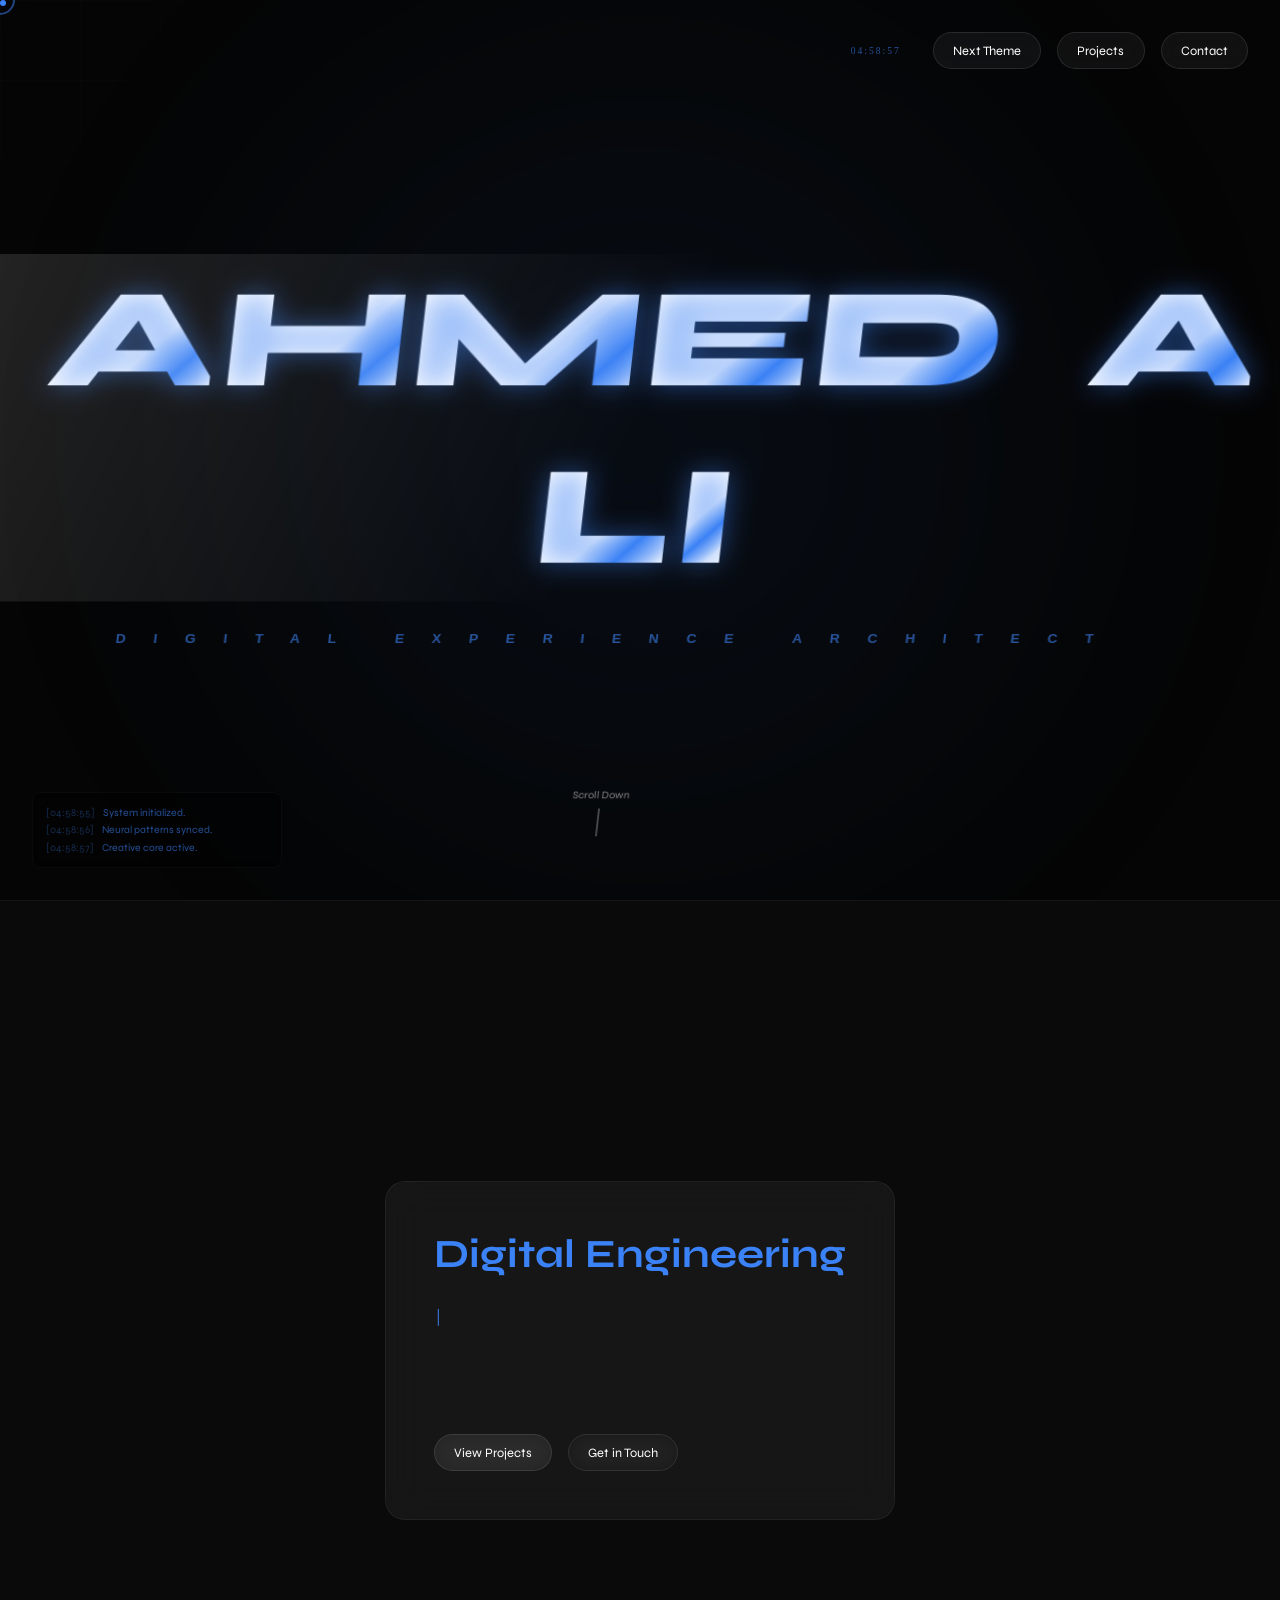
<file: index.html>
<!DOCTYPE html>
<html lang="en">

<head>
    <meta charset="UTF-8">
    <meta name="viewport" content="width=device-width, initial-scale=1.0">
    <title>Ahmed Ali | Cinematic Portfolio & Digital Experience Architect</title>
    <meta name="description"
        content="Explore the cinematic portfolio of Ahmed Ali, a multi-disciplinary developer and designer specializing in immersive digital experiences and interactive web design.">
    <link rel="preconnect" href="https://fonts.googleapis.com">
    <link rel="preconnect" href="https://fonts.gstatic.com" crossorigin>
    <link
        href="https://fonts.googleapis.com/css2?family=Ubuntu:wght@300;400;700&family=Syncopate:wght@400;700&family=Syne:wght@400;700;800&display=swap"
        rel="stylesheet">
    <link rel="stylesheet" href="assets/css/global.css">
    <link rel="stylesheet" href="assets/css/index.css">
</head>
</head>

<body>
    <!-- CUSTOM CURSOR -->
    <div class="cursor-dot" id="cursorDot"></div>
    <div class="cursor-follower" id="cursorFollower"></div>

    <!-- PRELOADER -->
    <div id="preloader">
        <div class="load-text" id="loadStatus">Initializing System...</div>
        <div class="load-bar">
            <div class="load-progress" id="loadProgress"></div>
        </div>
    </div>

    <div id="scrollProgress"></div>
    <div id="grid"></div>
    <div id="schematic"></div>
    <div class="aura"></div>
    <div class="grain"></div>
    <canvas id="particleCanvas"></canvas>
    <div id="tooltip"></div>
    <div id="terminal"></div>

    <div class="controls">
        <div id="systemClock"
            style="font-family:'Syncopate'; font-size:0.6rem; letter-spacing:2px; color:var(--accent); display:flex; align-items:center; margin-right:1rem; opacity:0.6;">
            00:00:00</div>

        <button class="btn magnetic" onclick="cycleTheme()">Next Theme</button>
        <a href="projects.html" class="btn magnetic" style="text-decoration: none;">Projects</a>
        <a href="contact.html" class="btn magnetic" style="text-decoration: none;">Contact</a>
    </div>

    <main class="viewport">
        <div id="bubbleContainer"></div>
        <div class="scene" id="tiltScene">
            <div class="name-wrap" id="nameWrap">
                <div class="flare"></div>
            </div>
            <div class="subtitle" id="subtitle">Digital Experience Architect</div>
            <div class="socials" id="socials">
                <a href="https://github.com/Rana-Ahmed-Ali" target="_blank" class="social-link"><svg
                        viewBox="0 0 24 24">
                        <path
                            d="M12 0c-6.626 0-12 5.373-12 12 0 5.302 3.438 9.8 8.207 11.387.599.111.793-.261.793-.577v-2.234c-3.338.726-4.033-1.416-4.033-1.416-.546-1.387-1.333-1.756-1.333-1.756-1.089-.745.083-.729.083-.729 1.205.084 1.839 1.237 1.839 1.237 1.07 1.834 2.807 1.304 3.492.997.107-.775.418-1.305.762-1.604-2.665-.305-5.467-1.334-5.467-5.931 0-1.311.469-2.381 1.236-3.221-.124-.303-.535-1.524.117-3.176 0 0 1.008-.322 3.301 1.23.957-.266 1.983-.399 3.003-.404 1.02.005 2.047.138 3.003-.404 1.02.005 2.047.138 3.006.404 2.291-1.552 3.297-1.23 3.297-1.23.653 1.653.242 2.874.118 3.176.77.84 1.235 1.911 1.235 3.221 0 4.609-2.807 5.624-5.479 5.921.43.372.823 1.102.823 2.222v3.293c0 .319.192.694.801.576 4.765-1.589 8.199-6.086 8.199-11.386 0-6.627-5.373-12-12-12z" />
                    </svg></a>
            </div>
            <div class="scroll-indicator">
                <span>Scroll Down</span>
                <div style="width: 1px; height: 30px; background: white;"></div>
            </div>
        </div>
    </main>

    <section class="viewport about-section">
        <div class="content-card">
            <h2 id="aboutTitle" style="font-size: 2.5rem; margin-bottom: 1.5rem; color: var(--accent);"></h2>
            <p id="aboutText" class="typing-cursor"
                style="line-height: 1.8; opacity: 0.8; font-size: 1.1rem; min-height: 100px;"></p>
            <div style="margin-top: 2rem; display: flex; gap: 1rem;">
                <a href="projects.html" class="btn magnetic" style="text-decoration: none;">View Projects</a>
                <a href="contact.html" class="btn magnetic" style="background: transparent; text-decoration: none;">Get
                    in Touch</a>
            </div>
        </div>
    </section>

    <script>
        // --- 1. CONFIG & STATE ---
        const KEYWORDS = [
            { t: 'AI & AGENTIC', d: 'Intelligent systems and autonomous trading bots.' },
            { t: 'FINTECH', d: 'Secure payment gateways and financial dashboards.' },
            { t: 'CRYPTO', d: 'Real-time money flow analysis and blockchain data.' },
            { t: 'FULL-STACK', d: 'Comprehensive web systems and management solutions.' },
            { t: 'DASHBOARDS', d: 'High-performance interactive data visualizations.' },
            { t: 'MANAGEMENT', d: 'Enterprise-grade student and project tracking systems.' },
            { t: 'UI/UX', d: 'Premium, cinematic, and physics-based interfaces.' },
            { t: 'DATABASE', d: 'Optimized architectures for complex data relations.' },
            { t: 'PYTHON', d: 'Advanced scripts for AI and number conversion.' },
            { t: 'REACT', d: 'Modern, dynamic, and responsive front-end experiences.' }
        ];
        const ABOUT_PHRASES = [
            "Architecting autonomous agentic trading bots.",
            "Building secure global payment ecosystems.",
            "Visualizing real-time crypto money flow.",
            "Developing AI-powered number conversion systems.",
            "Engineering enterprise student management solutions.",
            "Crafting cinematic smart TV dashboard experiences.",
            "Merging complex logic with premium interfaces.",
            "Scaling full-stack architectures for fintech."
        ];

        let mouseX = 0, mouseY = 0;
        let activeTheme = localStorage.getItem('portfolio-theme') || 'midnight';
        document.documentElement.setAttribute('data-theme', activeTheme);

        // --- 2. PRELOADER & SCROLL ---
        const progress = document.getElementById('loadProgress');
        const status = document.getElementById('loadStatus');
        let p = 0;
        let loadFinished = false;

        const interval = setInterval(() => {
            if (!loadFinished) {
                p += Math.random() * 10;
                if (p >= 90) p = 90;
            } else {
                p += Math.random() * 30;
            }

            if (p >= 100) {
                p = 100;
                clearInterval(interval);
                setTimeout(() => {
                    document.getElementById('preloader').classList.add('hidden');
                    document.body.style.overflow = 'auto';
                }, 200);
            }
            progress.style.width = p + '%';
            status.textContent = p > 50 ? "Neural Link Established" : "Initializing System...";
        }, 50);

        window.addEventListener('load', () => {
            loadFinished = true;
        });

        // Failsafe
        setTimeout(() => { loadFinished = true; }, 5000);

        window.addEventListener('scroll', () => {
            const winScroll = document.body.scrollTop || document.documentElement.scrollTop;
            const height = document.documentElement.scrollHeight - document.documentElement.clientHeight;
            const scrolled = (winScroll / height) * 100;
            document.getElementById('scrollProgress').style.width = scrolled + "%";

            // Trigger Typing
            const rect = document.getElementById('aboutText').getBoundingClientRect();
            if (rect.top < window.innerHeight && !window.typingStarted) {
                typeWriter("aboutTitle", "Digital Engineering & Architecture", 50, () => {
                    cycleAboutText();
                });
                window.typingStarted = true;
            }
        });

        // REVEAL ON SCROLL OBSERVER
        const revealObserver = new IntersectionObserver((entries) => {
            entries.forEach(entry => {
                if (entry.isIntersecting) {
                    entry.target.classList.add('visible');
                    entry.target.classList.add('active');
                }
            });
        }, { threshold: 0.1 });

        document.querySelectorAll('.reveal').forEach(el => revealObserver.observe(el));

        function typeWriter(id, text, speed, callback) {
            let i = 0;
            const el = document.getElementById(id);
            function type() {
                if (i < text.length) {
                    el.innerHTML += text.charAt(i);
                    i++;
                    setTimeout(type, speed);
                } else if (callback) callback();
            }
            type();
        }

        function cycleAboutText() {
            const el = document.getElementById('aboutText');
            let currentIdx = Math.floor(Math.random() * ABOUT_PHRASES.length);

            function next() {
                const text = ABOUT_PHRASES[currentIdx];
                let i = 0;
                el.innerHTML = "";

                function type() {
                    if (i < text.length) {
                        el.innerHTML += text.charAt(i);
                        i++;
                        setTimeout(type, 50);
                    } else {
                        setTimeout(erase, 3000);
                    }
                }

                function erase() {
                    if (el.innerHTML.length > 0) {
                        el.innerHTML = el.innerHTML.slice(0, -1);
                        setTimeout(erase, 30);
                    } else {
                        currentIdx = (currentIdx + 1) % ABOUT_PHRASES.length;
                        next();
                    }
                }
                type();
            }
            next();
        }

        // --- 3. THEME & UI ---

        function cycleTheme() {
            const themes = ['midnight', 'cyberpunk', 'emerald'];
            activeTheme = themes[(themes.indexOf(activeTheme) + 1) % themes.length];
            document.documentElement.setAttribute('data-theme', activeTheme);
            localStorage.setItem('portfolio-theme', activeTheme);
        }

        const nameWrap = document.getElementById('nameWrap');
        [..."AHMED ALI"].forEach((char, i) => {
            if (char === ' ') return nameWrap.appendChild(Object.assign(document.createElement('div'), { style: 'width: 5rem' }));
            const el = document.createElement('span');
            el.className = 'letter';
            el.textContent = char;
            el.style.animationDelay = `${1 + i * 0.4}s`;
            nameWrap.appendChild(el);
        });
        setTimeout(() => document.getElementById('socials').classList.add('visible'), 8000);

        // --- 4. MAGNETIC & TILT ---
        const magneticBtns = document.querySelectorAll('.magnetic');
        const tiltScene = document.getElementById('tiltScene');

        function updateInteractions() {
            // 3D Tilt
            const ax = -(window.innerWidth / 2 - mouseX) / 40;
            const ay = (window.innerHeight / 2 - mouseY) / 20;
            tiltScene.style.transform = `rotateY(${ax}deg) rotateX(${ay}deg)`;

            // Magnetic Buttons
            magneticBtns.forEach(btn => {
                const rect = btn.getBoundingClientRect();
                const bx = rect.left + rect.width / 2;
                const by = rect.top + rect.height / 2;
                const dist = Math.sqrt((mouseX - bx) ** 2 + (mouseY - by) ** 2);
                if (dist < 100) {
                    const x = (mouseX - bx) * 0.4;
                    const y = (mouseY - by) * 0.4;
                    btn.style.transform = `translate(${x}px, ${y}px)`;
                } else {
                    btn.style.transform = `translate(0, 0)`;
                }
            });

            // Grid Mask
            document.documentElement.style.setProperty('--m-x', `${mouseX}px`);
            document.documentElement.style.setProperty('--m-y', `${mouseY}px`);

            // Schematic Parallax
            document.getElementById('schematic').style.backgroundPosition = `${mouseX * 0.05}px ${mouseY * 0.05}px`;
        }

        // --- 5. PHYSICS BUBBLES (LIQUID POP) ---
        class Bubble {
            constructor(data, index) {
                this.data = data;
                this.el = document.createElement('div');
                this.el.className = 'floating-element';
                this.el.textContent = data.t;
                this.size = Math.random() * 80 + 100;
                this.radius = this.size / 2;
                this.x = Math.random() * (window.innerWidth - this.size);
                this.y = Math.random() * (window.innerHeight - this.size);
                this.vx = (Math.random() - 0.5) * 3;
                this.vy = (Math.random() - 0.5) * 3;
                this.mass = this.size / 100;

                this.el.style.width = `${this.size}px`;
                this.el.style.height = `${this.size}px`;
                this.el.style.fontSize = `${this.size * 0.12}px`;

                // Liquid Pop Reveal
                setTimeout(() => {
                    this.el.style.transition = 'transform 0.8s cubic-bezier(0.175, 0.885, 0.32, 1.275)';
                    this.el.style.transform = 'scale(1)';
                    setTimeout(() => this.el.style.transition = 'background 0.3s', 800);
                }, 8000 + index * 150);

                this.el.onmouseenter = (e) => showTooltip(e, data.d);
                this.el.onmouseleave = hideTooltip;
                document.getElementById('bubbleContainer').appendChild(this.el);
            }

            update() {
                const dx = (this.x + this.radius) - mouseX;
                const dy = (this.y + this.radius) - mouseY;
                const dist = Math.sqrt(dx * dx + dy * dy);
                if (dist < 400) {
                    if (dist < 100) {
                        this.vx -= (dy / dist) * 0.4;
                        this.vy += (dx / dist) * 0.4;
                        this.vx -= (dx / dist) * 0.1;
                        this.vy -= (dy / dist) * 0.1;
                    } else {
                        this.vx += (dx / dist) * ((400 - dist) / 400) * 0.8;
                        this.vy += (dy / dist) * ((400 - dist) / 400) * 0.8;
                    }
                }
                // Random Wandering
                this.vx += (Math.random() - 0.5) * 0.1;
                this.vy += (Math.random() - 0.5) * 0.1;

                this.vx *= 0.99; this.vy *= 0.99;
                this.x += this.vx; this.y += this.vy;

                // Bounce with energy loss
                if (this.x < 0) { this.x = 0; this.vx *= -0.8; }
                if (this.x + this.size > window.innerWidth) { this.x = window.innerWidth - this.size; this.vx *= -0.8; }
                if (this.y < 0) { this.y = 0; this.vy *= -0.8; }
                if (this.y + this.size > window.innerHeight) { this.y = window.innerHeight - this.size; this.vy *= -0.8; }

                this.el.style.transform = `translate3d(${this.x}px, ${this.y}px, 0) scale(${this.el.style.transform.includes('scale(1)') ? 1 : 0})`;
                
                // Hide if off-screen on small devices
                if (window.innerWidth < 768 && index > 3) {
                    this.el.style.display = 'none';
                }
            }
        }

        const bubbles = KEYWORDS.map((k, i) => new Bubble(k, i));
        function resolveCollision(b1, b2) {
            const dx = (b2.x + b2.radius) - (b1.x + b1.radius);
            const dy = (b2.y + b2.radius) - (b1.y + b1.radius);
            const dist = Math.sqrt(dx * dx + dy * dy);
            const min = b1.radius + b2.radius;
            if (dist < min && dist > 0) {
                const overlap = min - dist;
                const nx = dx / dist, ny = dy / dist;
                b1.x -= nx * overlap / 2; b1.y -= ny * overlap / 2;
                b2.x += nx * overlap / 2; b2.y += ny * overlap / 2;
                const v1n = b1.vx * nx + b1.vy * ny;
                const v2n = b2.vx * nx + b2.vy * ny;
                if (v1n - v2n < 0) return;
                const impulse = (2 * (v1n - v2n)) / (b1.mass + b2.mass);
                b1.vx -= impulse * b2.mass * nx * 0.8; b1.vy -= impulse * b2.mass * ny * 0.8;
                b2.vx += impulse * b1.mass * nx * 0.8; b2.vy += impulse * b1.mass * ny * 0.8;
            }
        }

        // --- 6. CANVAS & AUDIO ---
        const canvas = document.getElementById('particleCanvas');
        const ctx = canvas.getContext('2d');
        let particles = [];
        window.onresize = () => { canvas.width = window.innerWidth; canvas.height = window.innerHeight; };
        window.onresize();

        class Particle {
            constructor(x, y) {
                this.x = x; this.y = y;
                this.size = Math.random() * 3 + 1;
                this.vx = (Math.random() - 0.5) * 2;
                this.vy = (Math.random() - 0.5) * 2;
                this.life = 1.0;
            }
            draw() {
                ctx.fillStyle = `rgba(${activeTheme === 'cyberpunk' ? '255,0,255' : (activeTheme === 'emerald' ? '0,255,136' : '59,130,246')}, ${this.life})`;
                ctx.beginPath(); ctx.arc(this.x, this.y, this.size, 0, Math.PI * 2); ctx.fill();
            }
        }

        const tooltip = document.getElementById('tooltip');
        function showTooltip(e, text) { tooltip.textContent = text; tooltip.style.opacity = 1; }
        function hideTooltip() { tooltip.style.opacity = 0; }

        // --- 7. CUSTOM CURSOR LOGIC ---
        const cursorDot = document.getElementById('cursorDot');
        const cursorFollower = document.getElementById('cursorFollower');
        let cursorX = 0, cursorY = 0;
        let followerX = 0, followerY = 0;

        document.addEventListener('mousedown', () => cursorDot.classList.add('click'));
        document.addEventListener('mouseup', () => cursorDot.classList.remove('click'));

        // Handle Hover States
        function initCursorHovers() {
            const hoverTargets = document.querySelectorAll('.btn, .social-link, .floating-element');
            hoverTargets.forEach(target => {
                target.addEventListener('mouseenter', () => {
                    cursorFollower.classList.add('hover');
                });
                target.addEventListener('mouseleave', () => cursorFollower.classList.remove('hover'));
            });
        }

        // --- 8. MAIN LOOP ---
        let startTime = Date.now();
        let burstTriggered = false;

        let heroVisible = true;
        const heroObserver = new IntersectionObserver((entries) => {
            heroVisible = entries[0].isIntersecting;
        }, { threshold: 0.1 });
        heroObserver.observe(document.querySelector('.viewport'));

        function triggerBurst() {
            for (let i = 0; i < (window.innerWidth < 768 ? 30 : 100); i++) {
                const p = new Particle(window.innerWidth / 2, window.innerHeight / 2);
                p.vx = (Math.random() - 0.5) * 15;
                p.vy = (Math.random() - 0.5) * 15;
                p.size = Math.random() * 5 + 2;
                particles.push(p);
            }
        }

        function animate() {
            const isDesktop = window.matchMedia("(hover: hover) and (pointer: fine)").matches;
            
            if (heroVisible || isDesktop) {
                ctx.clearRect(0, 0, canvas.width, canvas.height);
                updateInteractions();

                const elapsed = (Date.now() - startTime) / 1000;
                if (elapsed > 7.5 && !burstTriggered && heroVisible) {
                    triggerBurst();
                    burstTriggered = true;
                }

                // Cursor Smoothing (Lerp)
                if (isDesktop) {
                    followerX += (mouseX - followerX) * 0.15;
                    followerY += (mouseY - followerY) * 0.15;
                    cursorDot.style.left = `${mouseX}px`;
                    cursorDot.style.top = `${mouseY}px`;
                    cursorFollower.style.left = `${followerX - 15}px`;
                    cursorFollower.style.top = `${followerY - 15}px`;
                }

                if (heroVisible) {
                    if (mouseX > 0 && particles.length < (window.innerWidth < 768 ? 20 : 100)) {
                        particles.push(new Particle(mouseX, mouseY));
                    }
                    particles = particles.filter(p => p.life > 0);
                    particles.forEach(p => { p.x += p.vx; p.y += p.vy; p.life -= 0.02; p.draw(); });

                    for (let i = 0; i < bubbles.length; i++) {
                        for (let j = i + 1; j < bubbles.length; j++) resolveCollision(bubbles[i], bubbles[j]);
                        bubbles[i].update();
                    }
                }

                if (tooltip.style.opacity == 1) {
                    tooltip.style.left = `${mouseX + 20}px`;
                    tooltip.style.top = `${mouseY + 20}px`;
                }
            }
            requestAnimationFrame(animate);
        }

        // --- 9. SECURITY & UX ---
        const terminal = document.getElementById('terminal');
        function addLog(msg) {
            const entry = document.createElement('div');
            entry.className = 'log-entry';
            const time = new Date().toLocaleTimeString('en-US', { hour12: false, hour: '2-digit', minute: '2-digit', second: '2-digit' });
            entry.innerHTML = `<span>[${time}]</span> <span>${msg}</span>`;
            terminal.appendChild(entry);
            if (terminal.childNodes.length > 6) terminal.removeChild(terminal.firstChild);
        }

        addLog("System initialized.");
        setTimeout(() => addLog("Neural patterns synced."), 1000);
        setTimeout(() => addLog("Creative core active."), 2000);

        function updateClock() {
            const now = new Date();
            document.getElementById('systemClock').textContent = now.toLocaleTimeString('en-US', { hour12: false });
        }
        setInterval(updateClock, 1000);
        updateClock();

        document.addEventListener('mousemove', (e) => {
            mouseX = e.clientX; mouseY = e.clientY;
        });

        // Initialize dynamic hovers after bubbles/letters are created
        setTimeout(initCursorHovers, 3000);
        animate();

        // --- 10. PERFORMANCE: SERVICE WORKER & PREFETCH ---
        if ('serviceWorker' in navigator) {
            window.addEventListener('load', () => {
                navigator.serviceWorker.register('/sw.js').then(reg => {
                    console.log('SW Registered');
                }).catch(err => console.log('SW Failed', err));
            });
        }

        // Link Prefetcher (InstantClick)
        document.querySelectorAll('a').forEach(link => {
            link.addEventListener('mouseenter', () => {
                const href = link.getAttribute('href');
                if (href && href.endsWith('.html') && !href.startsWith('http')) {
                    const prefetchLink = document.createElement('link');
                    prefetchLink.rel = 'prefetch';
                    prefetchLink.href = href;
                    document.head.appendChild(prefetchLink);
                }
            }, { once: true });
        });
    </script>
</body>

</html>
</file>
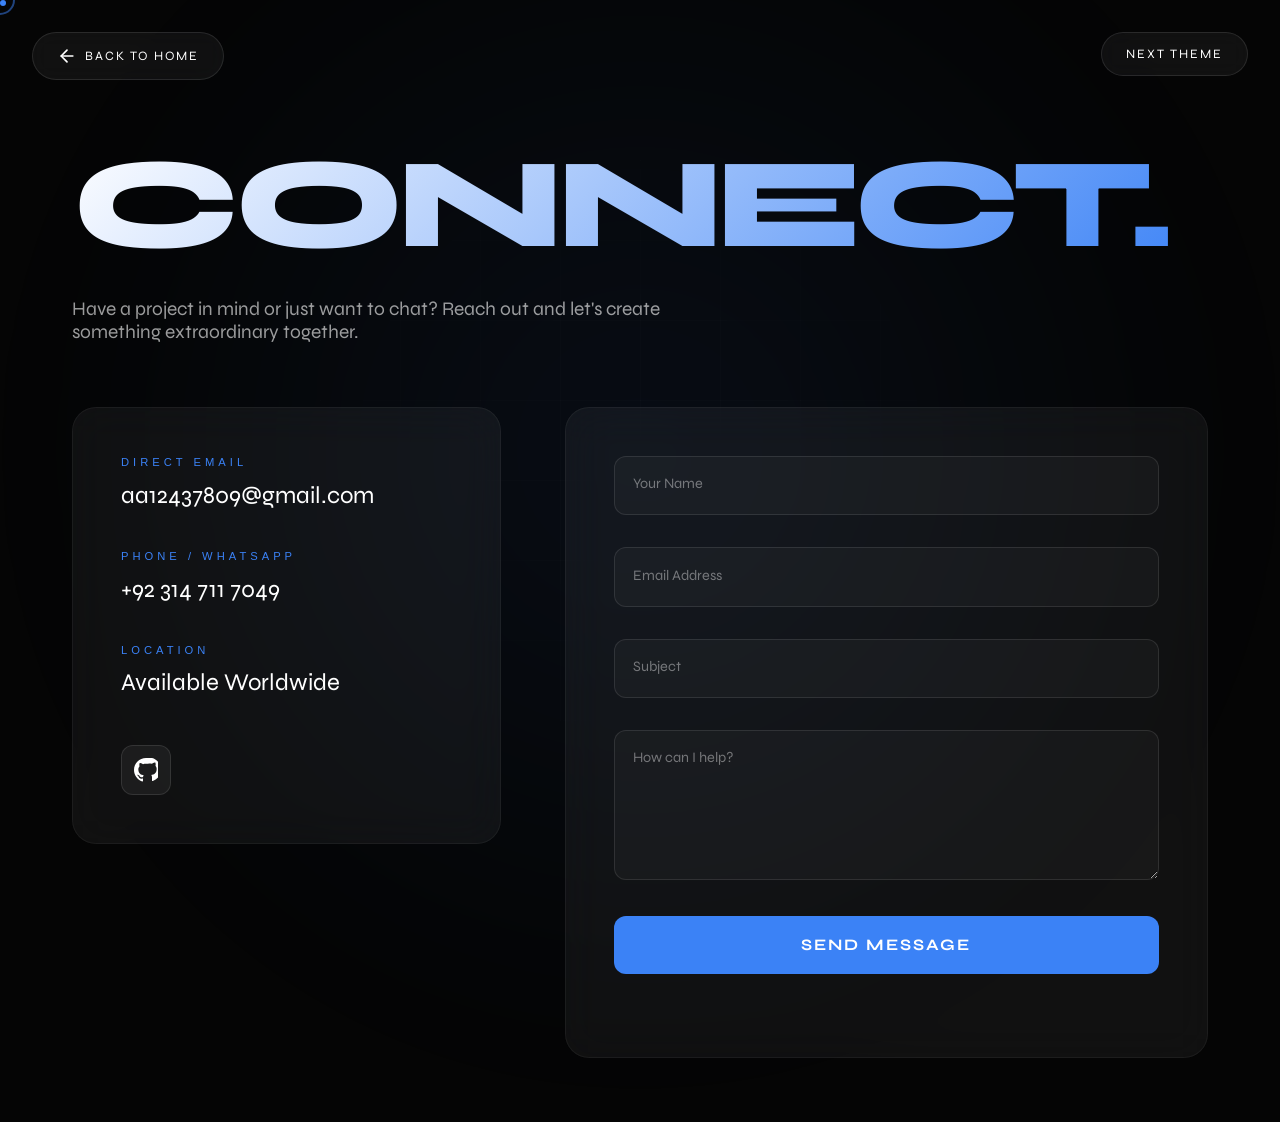
<file: contact.html>
<!DOCTYPE html>
<html lang="en">

<head>
    <meta charset="UTF-8">
    <meta name="viewport" content="width=device-width, initial-scale=1.0">
    <title>Contact | Ahmed Ali | Cinematic Portfolio</title>
    <meta name="description"
        content="Get in touch with Ahmed Ali for collaborations, projects, or just to say hello. Available for immersive digital experience design and development.">
    <link rel="preconnect" href="https://fonts.googleapis.com">
    <link rel="preconnect" href="https://fonts.gstatic.com" crossorigin>
    <link
        href="https://fonts.googleapis.com/css2?family=Ubuntu:wght@300;400;700&family=Syncopate:wght@400;700&family=Syne:wght@400;700;800&display=swap"
        rel="stylesheet">
    <link rel="stylesheet" href="assets/css/global.css">
    <link rel="stylesheet" href="assets/css/contact.css">
</head>
</head>

<body data-theme="midnight">
    <!-- CUSTOM CURSOR -->
    <div class="cursor-dot" id="cursorDot"></div>
    <div class="cursor-follower" id="cursorFollower"></div>

    <div id="grid"></div>
    <div class="aura"></div>
    <div class="grain"></div>

    <nav class="nav-back">
        <a href="index.html" class="btn-back magnetic">
            <svg width="20" height="20" viewBox="0 0 24 24" fill="none" stroke="currentColor" stroke-width="2" stroke-linecap="round" stroke-linejoin="round"><line x1="19" y1="12" x2="5" y2="12"></line><polyline points="12 19 5 12 12 5"></polyline></svg>
            BACK TO HOME
        </a>
    </nav>

    <div style="position: fixed; top: 2rem; right: 2rem; z-index: 100;">
        <button class="btn-back magnetic" onclick="cycleTheme()">NEXT THEME</button>
    </div>

    <main class="contact-container">
        <header class="contact-header">
            <h1 class="contact-title">Connect.</h1>
            <p style="font-size: 1.2rem; opacity: 0.6; max-width: 600px;">Have a project in mind or just want to chat? Reach out and let's create something extraordinary together.</p>
        </header>

        <div class="contact-grid">
            <aside class="info-card">
                <div class="info-item">
                    <span class="info-label">Direct Email</span>
                    <a href="mailto:aa12437809@gmail.com" class="info-value magnetic">aa12437809@gmail.com</a>
                </div>
                <div class="info-item">
                    <span class="info-label">Phone / WhatsApp</span>
                    <a href="tel:+923147117049" class="info-value magnetic">+92 314 711 7049</a>
                </div>
                <div class="info-item">
                    <span class="info-label">Location</span>
                    <span class="info-value">Available Worldwide</span>
                </div>

                <div class="social-wrap">
                    <a href="https://github.com/Rana-Ahmed-Ali" target="_blank" class="social-icon magnetic">
                        <svg viewBox="0 0 24 24"><path d="M12 0c-6.626 0-12 5.373-12 12 0 5.302 3.438 9.8 8.207 11.387.599.111.793-.261.793-.577v-2.234c-3.338.726-4.033-1.416-4.033-1.416-.546-1.387-1.333-1.756-1.333-1.756-1.089-.745.083-.729.083-.729 1.205.084 1.839 1.237 1.839 1.237 1.07 1.834 2.807 1.304 3.492.997.107-.775.418-1.305.762-1.604-2.665-.305-5.467-1.334-5.467-5.931 0-1.311.469-2.381 1.236-3.221-.124-.303-.535-1.524.117-3.176 0 0 1.008-.322 3.301 1.23.957-.266 1.983-.399 3.003-.404 1.02.005 2.047.138 3.003-.404 1.02.005 2.047.138 3.006.404 2.291-1.552 3.297-1.23 3.297-1.23.653 1.653.242 2.874.118 3.176.77.84 1.235 1.911 1.235 3.221 0 4.609-2.807 5.624-5.479 5.921.43.372.823 1.102.823 2.222v3.293c0 .319.192.694.801.576 4.765-1.589 8.199-6.086 8.199-11.386 0-6.627-5.373-12-12-12z"/></svg>
                    </a>
                </div>
            </aside>

            <section class="form-card">
                <form id="contactForm">
                    <div class="form-group">
                        <input type="text" id="name" class="form-input" placeholder=" " required>
                        <label for="name" class="form-label">Your Name</label>
                    </div>
                    <div class="form-group">
                        <input type="email" id="email" class="form-input" placeholder=" " required>
                        <label for="email" class="form-label">Email Address</label>
                    </div>
                    <div class="form-group">
                        <input type="text" id="subject" class="form-input" placeholder=" ">
                        <label for="subject" class="form-label">Subject</label>
                    </div>
                    <div class="form-group">
                        <textarea id="message" class="form-input" placeholder=" " required></textarea>
                        <label for="message" class="form-label">How can I help?</label>
                    </div>
                    <button type="submit" class="submit-btn magnetic">Send Message</button>
                    <div id="statusMessage"></div>
                </form>
            </section>
        </div>
    </main>

    <script>
        // CUSTOM CURSOR LOGIC
        const cursorDot = document.getElementById('cursorDot');
        const cursorFollower = document.getElementById('cursorFollower');
        let mouseX = 0, mouseY = 0;
        let followerX = 0, followerY = 0;

        document.addEventListener('mousemove', (e) => {
            mouseX = e.clientX;
            mouseY = e.clientY;
            
            // Grid interaction
            document.documentElement.style.setProperty('--m-x', `${(e.clientX / window.innerWidth) * 100}%`);
            document.documentElement.style.setProperty('--m-y', `${(e.clientY / window.innerHeight) * 100}%`);
        });

        function animateCursor() {
            followerX += (mouseX - followerX) * 0.1;
            followerY += (mouseY - followerY) * 0.1;

            cursorDot.style.left = `${mouseX}px`;
            cursorDot.style.top = `${mouseY}px`;
            cursorFollower.style.left = `${followerX - 15}px`;
            cursorFollower.style.top = `${followerY - 15}px`;

            requestAnimationFrame(animateCursor);
        }
        animateCursor();

        // MAGNETIC BUTTONS
        const magneticElements = document.querySelectorAll('.magnetic');
        magneticElements.forEach(el => {
            el.addEventListener('mousemove', (e) => {
                const rect = el.getBoundingClientRect();
                const x = e.clientX - rect.left - rect.width / 2;
                const y = e.clientY - rect.top - rect.height / 2;
                el.style.transform = `translate(${x * 0.3}px, ${y * 0.3}px)`;
                cursorFollower.classList.add('hover');
            });
            el.addEventListener('mouseleave', () => {
                el.style.transform = '';
                cursorFollower.classList.remove('hover');
            });
        });

        // FORM SUBMISSION
        const contactForm = document.getElementById('contactForm');
        const statusMessage = document.getElementById('statusMessage');

        contactForm.addEventListener('submit', (e) => {
            e.preventDefault();
            const btn = contactForm.querySelector('.submit-btn');
            btn.textContent = 'TRANSMITTING...';
            btn.style.opacity = '0.7';
            btn.disabled = true;

            // Simulate sending
            setTimeout(() => {
                btn.textContent = 'MESSAGE SENT';
                btn.style.background = '#00ff88';
                statusMessage.textContent = 'Transmission received. I will get back to you shortly.';
                statusMessage.style.color = '#00ff88';
                statusMessage.classList.add('visible');
                contactForm.reset();
                
                setTimeout(() => {
                    btn.textContent = 'SEND MESSAGE';
                    btn.style.background = '';
                    btn.style.opacity = '1';
                    btn.disabled = false;
                }, 3000);
            }, 1500);
        });

        // THEME SYNC
        let activeTheme = localStorage.getItem('portfolio-theme') || 'midnight';
        document.documentElement.setAttribute('data-theme', activeTheme);

        function cycleTheme() {
            const themes = ['midnight', 'cyberpunk', 'emerald'];
            activeTheme = themes[(themes.indexOf(activeTheme) + 1) % themes.length];
            document.documentElement.setAttribute('data-theme', activeTheme);
            localStorage.setItem('portfolio-theme', activeTheme);
        }
        
        // Link Prefetcher
        document.querySelectorAll('a').forEach(link => {
            link.addEventListener('mouseenter', () => {
                const href = link.getAttribute('href');
                if (href && href.endsWith('.html') && !href.startsWith('http')) {
                    const prefetchLink = document.createElement('link');
                    prefetchLink.rel = 'prefetch';
                    prefetchLink.href = href;
                    document.head.appendChild(prefetchLink);
                }
            }, { once: true });
        });
    </script>
</body>

</html>
</file>
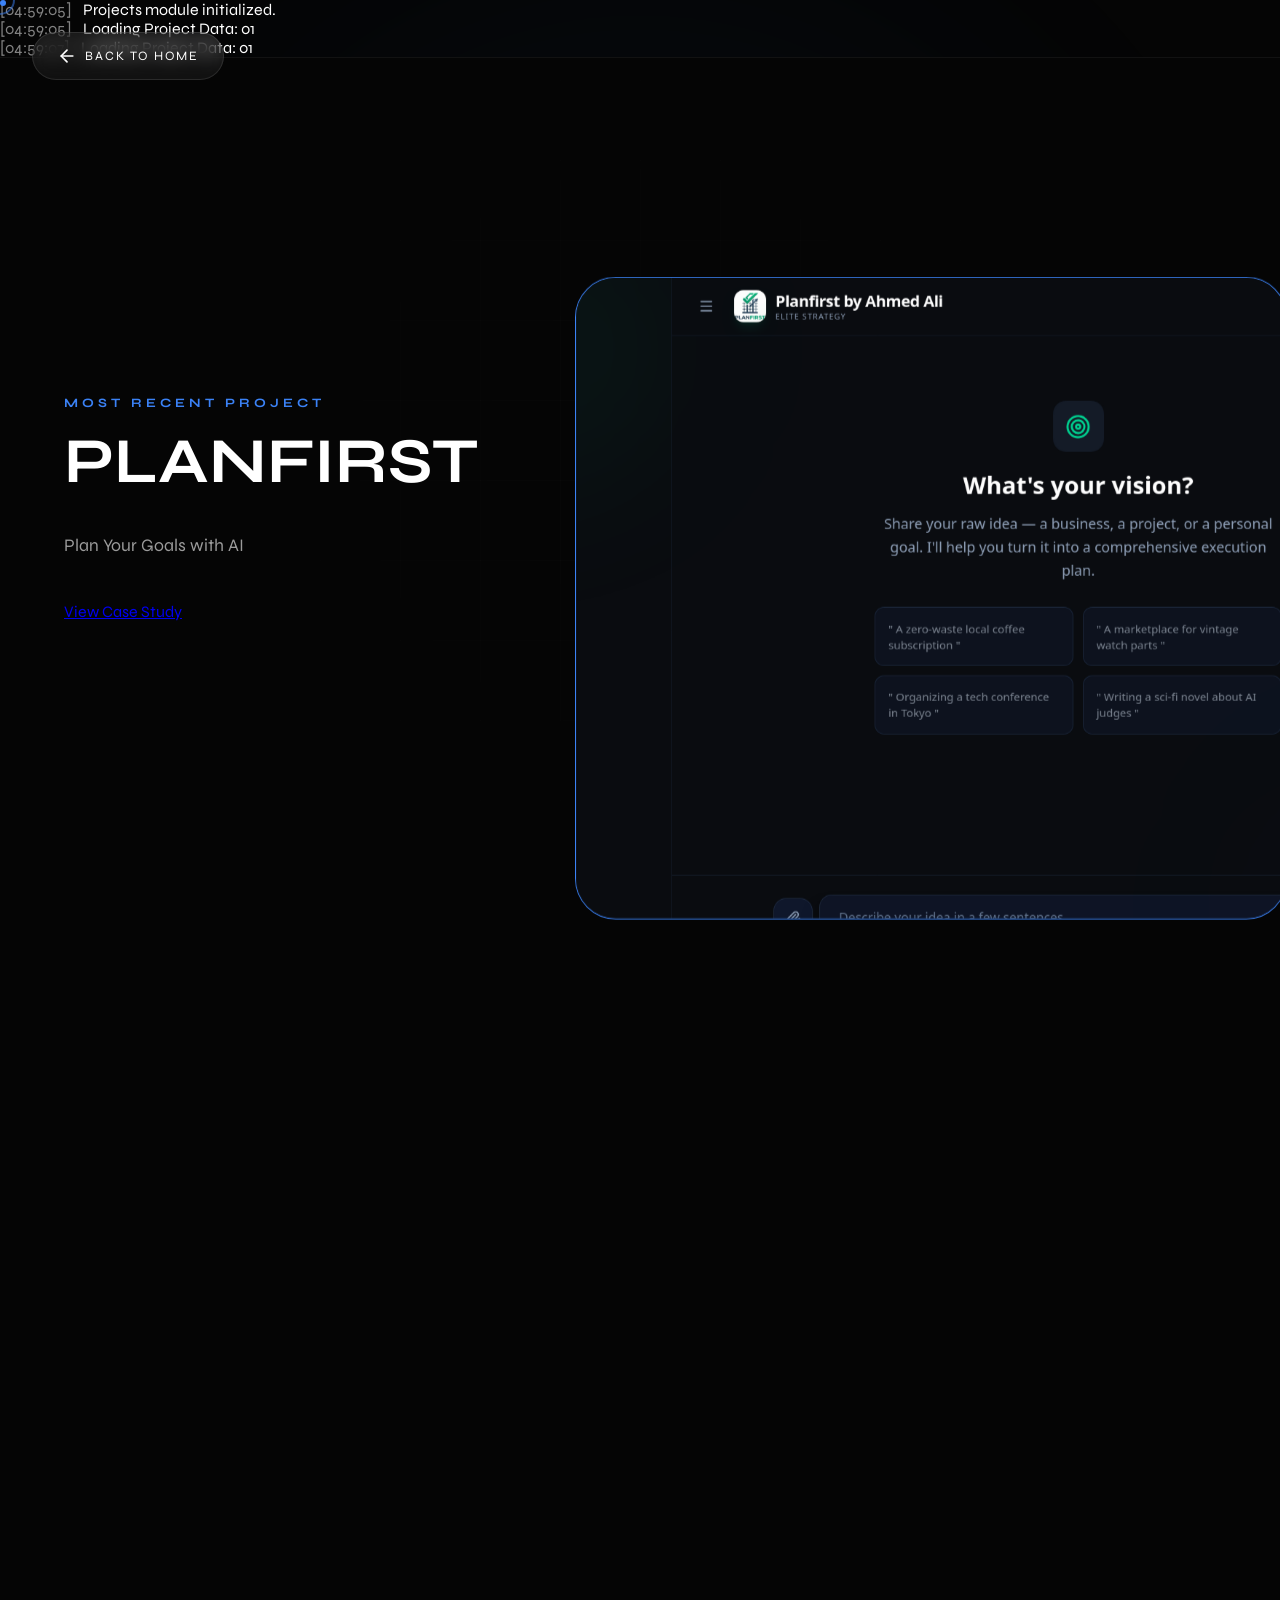
<file: projects.html>
<!DOCTYPE html>
<html lang="en">

<head>
    <meta charset="UTF-8">
    <meta name="viewport" content="width=device-width, initial-scale=1.0">
    <title>Projects | Ahmed Ali | Digital Experience Architect</title>
    <meta name="description" content="Explore the creative works and technical projects of Ahmed Ali.">
    <link rel="preconnect" href="https://fonts.googleapis.com">
    <link rel="preconnect" href="https://fonts.gstatic.com" crossorigin>
    <link href="https://fonts.googleapis.com/css2?family=Ubuntu:wght@300;400;700&family=Syncopate:wght@400;700&family=Syne:wght@400;700;800&display=swap" rel="stylesheet">
    <link rel="stylesheet" href="assets/css/global.css">
    <link rel="stylesheet" href="assets/css/projects.css">
</head>

<body>
    <!-- CUSTOM CURSOR -->
    <div class="cursor-dot" id="cursorDot"></div>
    <div class="cursor-follower" id="cursorFollower"></div>

    <div id="scrollProgress"></div>
    <div id="grid"></div>
    <div class="aura"></div>
    <div class="grain"></div>
    <div id="terminal"></div>

    <nav class="nav-back">
        <a href="index.html" class="btn-back magnetic">
            <svg width="20" height="20" viewBox="0 0 24 24" fill="none" stroke="currentColor" stroke-width="2" stroke-linecap="round" stroke-linejoin="round"><line x1="19" y1="12" x2="5" y2="12"></line><polyline points="12 19 5 12 12 5"></polyline></svg>
            BACK TO HOME
        </a>
    </nav>

    <section id="projects" class="projects-section">
        <div class="sticky-showcase">
            <div class="details-pane">
                <div class="detail-content active" data-index="0">
                    <h2>Most Recent Project</h2>
                    <h3>PLANFIRST</h3>
                    <p>Plan Your Goals with AI</p>
                    <a href="#" class="btn magnetic">View Case Study</a>
                </div>
                <div class="detail-content" data-index="1">
                    <h2>Certification</h2>
                    <h3>PCC Certification</h3>
                    <p>Certificate creation solution</p>
                    <a href="assets/images/pcc certification.png" class="btn magnetic">View Reel</a>
                </div>
                <div class="detail-content" data-index="2">
                    <h2>DATABASE</h2>
                    <h3>UTCC SMS</h3>
                    <p>UTCC Student Management System</p>
                    <a href="contact.html" class="btn magnetic">Discuss Project</a>
                </div>
                <div class="detail-content" data-index="3">
                    <h2>PHP DASHBOARD</h2>
                    <h3>KHAZANADRAW</h3>
                    <p>Khazanadraw Lottery Website</p>
                    <a href="contact.html" class="btn magnetic">Discuss Project</a>
                </div>
                <div class="detail-content" data-index="4">
                    <h2>AI POWER</h2>
                    <h3>PCC AI NUMBER CONVERTER</h3>
                    <p>Handwritten Number to Excel Converte</p>
                    <a href="contact.html" class="btn magnetic">Discuss Project</a>
                </div>
                <div class="detail-content" data-index="5">
                    <h2>WORDPRESS</h2>
                    <h3>THE ROYAL WALLPAPERS</h3>
                    <p>Wallpapaper fixing & installation services website</p>
                    <a href="contact.html" class="btn magnetic">Discuss Project</a>
                </div>
                <div class="detail-content" data-index="6">
                    <h2>TV DASHBOARD</h2>
                    <h3>SMART TV DASHBOARD</h3>
                    <p>Dashboard for smart tv</p>
                    <a href="contact.html" class="btn magnetic">Discuss Project</a>
                </div>
                <div class="detail-content" data-index="7">
                    <h2>TRADING BOT</h2>
                    <h3>AGENTIC TRADING SYSTEM</h3>
                    <p>Trading bot using AI</p>
                    <a href="contact.html" class="btn magnetic">Discuss Project</a>
                </div>
                <div class="detail-content" data-index="8">
                    <h2>CRYPTO FLOW MONITOR</h2>
                    <h3>CRYPTO MONEY FLOW SUGGESTIONS</h3>
                    <p>Crypto flow suggestions to user using AI</p>
                    <a href="contact.html" class="btn magnetic">Discuss Project</a>
                </div>
                <div class="detail-content" data-index="9">
                    <h2>PCC PAYMENTS</h2>
                    <h3>PCC ADVANCE PAYMENTS</h3>
                    <p>PCC advance payments page</p>
                    <a href="#" class="btn magnetic">Discuss Project</a>
                </div>
            </div>
            <div class="gallery-pane">
                <div class="gallery-item active" data-index="0">
                    <img src="assets/images/Planfirst.png" alt="PCC Payments" loading="lazy">
                </div>
                <div class="gallery-item" data-index="1">
                    <img src="assets/images/pcc certification.png" alt="PCC Certification" loading="lazy">
                </div>
                <div class="gallery-item" data-index="2">
                    <img src="assets/images/utcc SMS.png" alt="UTCC SMS" loading="lazy">
                </div>
                <div class="gallery-item" data-index="3">
                    <img src="assets/images/Khazanadraw.png" alt="Khazanadraw" loading="lazy">
                </div>
                <div class="gallery-item" data-index="4">
                    <img src="assets/images/image to text.png" alt="Khazanadraw" loading="lazy">
                </div>
                <div class="gallery-item" data-index="5">
                    <img src="assets/images/wallpaper.png" alt="Khazanadraw" loading="lazy">
                </div>
                <div class="gallery-item" data-index="6">
                    <img src="assets/images/tv dashboard.png" alt="Khazanadraw" loading="lazy">
                </div>
                <div class="gallery-item" data-index="7">
                    <img src="assets/images/AUTO TRADE.png" alt="Khazanadraw" loading="lazy">
                </div>
                <div class="gallery-item" data-index="8">
                    <img src="assets/images/MONEYFLOW.png" alt="Khazanadraw" loading="lazy">
                </div>
                <div class="gallery-item" data-index="9">
                    <img src="assets/images/pcc_payments.png" alt="Khazanadraw" loading="lazy">
                </div>
            </div>
        </div>
    </section>

    <script>
        let mouseX = 0, mouseY = 0;
        let activeTheme = localStorage.getItem('portfolio-theme') || 'midnight';
        document.documentElement.setAttribute('data-theme', activeTheme);

        // Scroll Progress
        window.addEventListener('scroll', () => {
            const winScroll = document.body.scrollTop || document.documentElement.scrollTop;
            const height = document.documentElement.scrollHeight - document.documentElement.clientHeight;
            const scrolled = (winScroll / height) * 100;
            document.getElementById('scrollProgress').style.width = scrolled + "%";
        });

        // Project Observer
        const projectObserver = new IntersectionObserver((entries) => {
            entries.forEach(entry => {
                if (entry.isIntersecting) {
                    const idx = entry.target.getAttribute('data-index');
                    document.querySelectorAll('.detail-content').forEach(d => d.classList.remove('active'));
                    document.querySelector(`.detail-content[data-index="${idx}"]`).classList.add('active');
                    addLog(`Loading Project Data: 0${parseInt(idx) + 1}`);
                    document.querySelectorAll('.gallery-item').forEach(i => i.classList.remove('active'));
                    entry.target.classList.add('active');
                }
            });
        }, { threshold: 0.6, rootMargin: "-10% 0px -10% 0px" });

        document.querySelectorAll('.gallery-item').forEach(item => projectObserver.observe(item));

        // Magnetic & Tilt Interaction
        const magneticBtns = document.querySelectorAll('.magnetic');
        document.addEventListener('mousemove', (e) => {
            mouseX = e.clientX; mouseY = e.clientY;
            
            // Grid Mask
            document.documentElement.style.setProperty('--m-x', `${mouseX}px`);
            document.documentElement.style.setProperty('--m-y', `${mouseY}px`);

            // Magnetic Buttons
            magneticBtns.forEach(btn => {
                const rect = btn.getBoundingClientRect();
                const bx = rect.left + rect.width / 2;
                const by = rect.top + rect.height / 2;
                const dist = Math.sqrt((mouseX - bx) ** 2 + (mouseY - by) ** 2);
                if (dist < 100) {
                    const x = (mouseX - bx) * 0.4;
                    const y = (mouseY - by) * 0.4;
                    btn.style.transform = `translate(${x}px, ${y}px)`;
                } else {
                    btn.style.transform = `translate(0, 0)`;
                }
            });

            // Project Gallery 3D Tilt
            document.querySelectorAll('.gallery-item.active').forEach(item => {
                const rect = item.getBoundingClientRect();
                const x = mouseX - rect.left;
                const y = mouseY - rect.top;
                const px = (x / rect.width - 0.5) * 10;
                const py = (y / rect.height - 0.5) * -10;
                item.style.transform = `perspective(1000px) rotateY(${px}deg) rotateX(${py}deg) scale(1.02)`;
            });
        });

        // Custom Cursor
        const cursorDot = document.getElementById('cursorDot');
        const cursorFollower = document.getElementById('cursorFollower');
        let followerX = 0, followerY = 0;

        function animateCursor() {
            const isDesktop = window.matchMedia("(hover: hover) and (pointer: fine)").matches;
            if (isDesktop) {
                followerX += (mouseX - followerX) * 0.15;
                followerY += (mouseY - followerY) * 0.15;
                cursorDot.style.left = `${mouseX}px`;
                cursorDot.style.top = `${mouseY}px`;
                cursorFollower.style.left = `${followerX - 15}px`;
                cursorFollower.style.top = `${followerY - 15}px`;
            }
            requestAnimationFrame(animateCursor);
        }
        animateCursor();

        // Terminal Log
        const terminal = document.getElementById('terminal');
        function addLog(msg) {
            const entry = document.createElement('div');
            entry.className = 'log-entry';
            const time = new Date().toLocaleTimeString('en-US', { hour12: false, hour: '2-digit', minute: '2-digit', second: '2-digit' });
            entry.innerHTML = `<span style="opacity:0.5;">[${time}]</span> <span style="margin-left:0.5rem;">${msg}</span>`;
            terminal.appendChild(entry);
            if (terminal.childNodes.length > 6) terminal.removeChild(terminal.firstChild);
        }

        // Hover states for cursor
        document.querySelectorAll('.btn, .btn-back').forEach(target => {
            target.addEventListener('mouseenter', () => cursorFollower.classList.add('hover'));
            target.addEventListener('mouseleave', () => cursorFollower.classList.remove('hover'));
        });

        addLog("Projects module initialized.");

        // Link Prefetcher
        document.querySelectorAll('a').forEach(link => {
            link.addEventListener('mouseenter', () => {
                const href = link.getAttribute('href');
                if (href && href.endsWith('.html') && !href.startsWith('http')) {
                    const prefetchLink = document.createElement('link');
                    prefetchLink.rel = 'prefetch';
                    prefetchLink.href = href;
                    document.head.appendChild(prefetchLink);
                }
            }, { once: true });
        });
    </script>
</body>
</html>
</file>
<file: assets/css/global.css>
:root {
    --bg-color: #050505;
    --accent: #3b82f6;
    --accent-glow: rgba(59, 130, 246, 0.5);
    --text-color: #ffffff;
    --glass: rgba(255, 255, 255, 0.05);
    --theme-speed: 0.8s;
}

[data-theme="cyberpunk"] {
    --accent: #ff00ff;
    --accent-glow: rgba(255, 0, 255, 0.5);
    --bg-color: #0a000a;
}

[data-theme="emerald"] {
    --accent: #00ff88;
    --accent-glow: rgba(0, 255, 136, 0.5);
    --bg-color: #000a05;
}

* {
    margin: 0;
    padding: 0;
    box-sizing: border-box;
    font-family: 'Syne', sans-serif;
    user-select: auto;
    -webkit-user-select: auto;
}

@media (hover: hover) and (pointer: fine) {
    * {
        cursor: none !important;
    }
}

body {
    background: var(--bg-color);
    color: var(--text-color);
    overflow-x: hidden;
    transition: background var(--theme-speed);
}

/* CUSTOM CURSOR */
.cursor-dot {
    width: 6px;
    height: 6px;
    background: var(--accent);
    position: fixed;
    top: 0;
    left: 0;
    border-radius: 50%;
    z-index: 10001;
    pointer-events: none;
    transition: transform 0.1s;
    display: none;
}

@media (hover: hover) and (pointer: fine) {
    .cursor-dot { display: block; }
}

.cursor-follower {
    width: 30px;
    height: 30px;
    border: 2px solid var(--accent);
    position: fixed;
    top: 0;
    left: 0;
    border-radius: 50%;
    z-index: 10000;
    pointer-events: none;
    opacity: 0.5;
    transition: transform 0.3s cubic-bezier(0.175, 0.885, 0.32, 1.275), opacity 0.3s, width 0.3s, height 0.3s, background 0.3s;
    display: none;
}

@media (hover: hover) and (pointer: fine) {
    .cursor-follower { display: block; }
}

.cursor-follower.hover {
    width: 60px;
    height: 60px;
    background: var(--accent-glow);
    border-color: transparent;
    opacity: 0.3;
}

.cursor-dot.click {
    transform: scale(3);
}

/* AMBIENT ELEMENTS */
#grid {
    position: fixed;
    inset: 0;
    pointer-events: none;
    z-index: 0;
    background-image:
        linear-gradient(rgba(255, 255, 255, 0.03) 1px, transparent 1px),
        linear-gradient(90deg, rgba(255, 255, 255, 0.03) 1px, transparent 1px);
    background-size: 80px 80px;
    mask-image: radial-gradient(circle 500px at var(--m-x, 50%) var(--m-y, 50%), black 0%, transparent 100%);
    -webkit-mask-image: radial-gradient(circle 500px at var(--m-x, 50%) var(--m-y, 50%), black 0%, transparent 100%);
    opacity: 0.5;
}

@media (max-width: 768px) {
    #grid { background-size: 40px 40px; }
    .aura { filter: blur(50px); opacity: 0.1; }
}

.grain {
    position: fixed;
    inset: 0;
    z-index: 9998;
    pointer-events: none;
    opacity: 0.04;
    background: url('https://grainy-gradients.vercel.app/noise.svg');
}

.aura {
    position: fixed;
    width: 100vmax;
    height: 100vmax;
    background: radial-gradient(circle, var(--accent-glow) 0%, transparent 70%);
    top: 50%;
    left: 50%;
    transform: translate(-50%, -50%);
    z-index: -1;
    opacity: 0.15;
    filter: blur(100px);
    animation: auraPulse 10s infinite alternate ease-in-out;
}

@keyframes auraPulse {
    from {
        transform: translate(-50%, -50%) scale(1);
        opacity: 0.1;
    }

    to {
        transform: translate(-50%, -50%) scale(1.2);
        opacity: 0.2;
    }
}

/* CUSTOM SCROLLBAR */
::-webkit-scrollbar {
    width: 5px;
}

::-webkit-scrollbar-track {
    background: #000;
}

::-webkit-scrollbar-thumb {
    background: var(--accent);
    border-radius: 10px;
    box-shadow: 0 0 10px var(--accent-glow);
}
</file>
<file: assets/css/index.css>
/* PRELOADER */
#preloader {
    position: fixed;
    inset: 0;
    background: #000;
    z-index: 9999;
    display: flex;
    flex-direction: column;
    align-items: center;
    justify-content: center;
    transition: opacity 1s, visibility 1s;
}

#preloader.hidden {
    opacity: 0;
    visibility: hidden;
}

.load-bar {
    width: 200px;
    height: 2px;
    background: rgba(255, 255, 255, 0.1);
    position: relative;
    margin-top: 1rem;
}

.load-progress {
    position: absolute;
    top: 0;
    left: 0;
    height: 100%;
    width: 0;
    background: var(--accent);
    transition: width 0.5s;
}

.load-text {
    font-size: 0.7rem;
    letter-spacing: 2px;
    text-transform: uppercase;
    opacity: 0.6;
}

/* SCROLL PROGRESS */
#scrollProgress {
    position: fixed;
    top: 0;
    left: 0;
    height: 3px;
    background: var(--accent);
    z-index: 10000;
    width: 0%;
    transition: width 0.1s;
}

/* SCHEMATIC LAYER */
#schematic {
    position: fixed;
    inset: 0;
    pointer-events: none;
    z-index: -1;
    background:
        radial-gradient(circle at 10% 10%, rgba(255, 255, 255, 0.01) 1px, transparent 1px),
        radial-gradient(circle at 90% 90%, rgba(255, 255, 255, 0.01) 1px, transparent 1px);
    background-size: 150px 150px;
    opacity: 0.3;
}

#particleCanvas {
    position: fixed;
    top: 0;
    left: 0;
    pointer-events: none;
    z-index: 5;
}

.viewport {
    height: 100vh;
    width: 100vw;
    position: relative;
    overflow: hidden;
    display: flex;
    align-items: center;
    justify-content: center;
}

/* UI CONTROLS */
.controls {
    position: fixed;
    top: 2rem;
    right: 2rem;
    z-index: 100;
    display: flex;
    gap: 1rem;
}

@media (max-width: 768px) {
    .controls { top: 1rem; right: 1rem; }
}

.btn {
    background: var(--glass);
    border: 1px solid rgba(255, 255, 255, 0.1);
    color: white;
    padding: 0.6rem 1.2rem;
    border-radius: 30px;
    cursor: pointer;
    backdrop-filter: blur(10px);
    font-size: 0.8rem;
    transition: 0.3s cubic-bezier(0.175, 0.885, 0.32, 1.275);
    display: inline-block;
}

@media (max-width: 768px) {
    .btn { padding: 0.4rem 0.8rem; font-size: 0.7rem; }
}

.btn:hover {
    background: var(--accent);
    transform: scale(1.05);
}

/* MAIN SCENE & TILT */
.scene {
    position: relative;
    width: 100%;
    height: 100%;
    z-index: 10;
    text-align: center;
    pointer-events: none;
    transition: transform 0.1s ease-out;
    display: flex;
    flex-direction: column;
    align-items: center;
    justify-content: center;
}

.name-wrap {
    display: flex;
    gap: 0.5rem;
    perspective: 1500px;
    pointer-events: none;
    position: relative;
    flex-wrap: wrap;
    justify-content: center;
}

.letter {
    font-size: clamp(3rem, 12vw, 10rem);
    font-weight: 800;
    opacity: 0;
    display: inline-block;
    font-family: 'Syne', sans-serif;
    text-transform: uppercase;
    letter-spacing: -0.05em;
    filter: blur(50px);
    transform: scale(8) translateZ(500px);
    animation: slowMoZoom 4s cubic-bezier(0.1, 0.5, 0.1, 1) forwards;
    background: linear-gradient(135deg, #fff 0%, #fff 40%, var(--accent) 50%, #fff 60%, #fff 100%);
    background-size: 200% auto;
    -webkit-background-clip: text;
    -webkit-text-fill-color: transparent;
    text-shadow: 0 0 30px var(--accent-glow);
    will-change: transform, filter, opacity;
}

@media (max-width: 768px) {
    .letter { filter: blur(20px); text-shadow: 0 0 15px var(--accent-glow); }
}

.subtitle {
    font-family: 'Syncopate', sans-serif;
    font-size: clamp(0.5rem, 2.5vw, 0.9rem);
    letter-spacing: 1.5em;
    text-transform: uppercase;
    opacity: 0;
    transform: translateY(40px);
    margin-top: 2rem;
    color: var(--accent);
    animation: subtitleSlow 3s ease-out 6s forwards;
    font-weight: 700;
    text-align: center;
}

@media (max-width: 768px) {
    .subtitle { letter-spacing: 0.5em; }
}

@keyframes slowMoZoom {
    0% {
        opacity: 0;
        filter: blur(60px) brightness(2);
        transform: scale(12) translateZ(1000px) skewX(20deg);
        background-position: 200% center;
        letter-spacing: 2em;
        text-shadow: 0 0 100px var(--accent), 50px 0 100px var(--accent), -50px 0 100px var(--accent);
    }

    40% {
        opacity: 0.2;
        filter: blur(20px) brightness(1.5);
        transform: scale(5) translateZ(500px) skewX(10deg);
    }

    100% {
        opacity: 1;
        filter: blur(0) brightness(1);
        transform: scale(1) translateZ(0) skewX(0);
        background-position: -200% center;
        letter-spacing: -0.05em;
        text-shadow: 0 0 30px var(--accent-glow);
    }
}

@keyframes subtitleSlow {
    0% {
        opacity: 0;
        transform: translateY(40px);
        letter-spacing: 0.5em;
    }

    100% {
        opacity: 0.6;
        transform: translateY(0);
        letter-spacing: 2em;
    }
}

/* LIGHT FLARE */
.flare {
    position: absolute;
    width: 200%;
    height: 100%;
    background: linear-gradient(90deg, transparent, rgba(255, 255, 255, 0.2), transparent);
    top: 0;
    left: -150%;
    transform: skewX(-20deg);
    pointer-events: none;
    z-index: 11;
    animation: sweep 4s infinite 4s;
}

@keyframes sweep {
    0% { left: -150%; }
    20% { left: 150%; }
    100% { left: 150%; }
}

/* BUBBLES */
#bubbleContainer {
    position: absolute;
    inset: 0;
    pointer-events: none;
    z-index: 1;
}

.floating-element {
    position: absolute;
    border-radius: 50%;
    border: 1px solid rgba(255, 255, 255, 0.05);
    background: radial-gradient(circle at 30% 30%, rgba(255, 255, 255, 0.08), transparent);
    backdrop-filter: blur(12px);
    display: flex;
    align-items: center;
    justify-content: center;
    color: rgba(255, 255, 255, 0.25);
    font-size: 0.8rem;
    font-weight: 700;
    text-transform: uppercase;
    cursor: help;
    pointer-events: auto;
    will-change: transform;
    transform: scale(0);
    transition: background 0.3s, color 0.3s;
}

.floating-element:hover {
    background: var(--accent-glow);
    color: white;
}

#tooltip {
    position: fixed;
    padding: 0.8rem 1.2rem;
    background: rgba(0, 0, 0, 0.9);
    backdrop-filter: blur(10px);
    border: 1px solid var(--accent);
    border-radius: 8px;
    font-size: 0.9rem;
    pointer-events: none;
    opacity: 0;
    z-index: 1000;
    transition: opacity 0.3s;
}

.socials {
    position: absolute;
    bottom: 8rem;
    display: flex;
    gap: 2rem;
    opacity: 0;
    transform: translateY(20px);
    transition: 1s 2s forwards;
    pointer-events: auto;
}

.socials.visible {
    opacity: 1;
    transform: translateY(0);
}

.social-link svg {
    width: 24px;
    height: 24px;
    fill: white;
    transition: 0.3s;
}

.social-link:hover svg {
    fill: var(--accent);
    transform: scale(1.2);
}

.scroll-indicator {
    position: absolute;
    bottom: 2rem;
    left: 50%;
    transform: translateX(-50%);
    display: flex;
    flex-direction: column;
    align-items: center;
    gap: 0.5rem;
    font-size: 0.7rem;
    opacity: 0.5;
    animation: bounce 2s infinite;
    pointer-events: auto;
}

/* ABOUT SECTION & TYPING */
.about-section {
    background: #0a0a0a;
    border-top: 1px solid rgba(255, 255, 255, 0.05);
}

.content-card {
    max-width: 800px;
    padding: 3rem;
    background: var(--glass);
    border-radius: 20px;
    backdrop-filter: blur(20px);
    border: 1px solid rgba(255, 255, 255, 0.05);
}

.typing-cursor::after {
    content: '|';
    animation: blink 1s infinite;
    margin-left: 2px;
    color: var(--accent);
}

@keyframes blink {
    0%, 100% { opacity: 1; }
    50% { opacity: 0; }
}


/* TERMINAL OVERLAY */
#terminal {
    position: fixed;
    bottom: 2rem;
    left: 2rem;
    width: 250px;
    background: rgba(0, 0, 0, 0.5);
    backdrop-filter: blur(5px);
    border: 1px solid rgba(255, 255, 255, 0.05);
    border-radius: 8px;
    padding: 0.8rem;
    font-family: 'monospace';
    font-size: 0.65rem;
    color: var(--accent);
    z-index: 100;
    pointer-events: none;
    display: flex;
    flex-direction: column;
    gap: 0.3rem;
    opacity: 0.6;
    transition: 0.3s;
}

@media (max-width: 768px) {
    #terminal { display: none; }
}

#terminal:hover {
    opacity: 1;
    background: rgba(0, 0, 0, 0.8);
}

.log-entry {
    display: flex;
    gap: 0.5rem;
}

.log-entry span:first-child {
    opacity: 0.5;
}

/* REUSABLE UTILS */
.reveal {
    opacity: 0;
    transform: translateY(30px);
    transition: 1s;
}

.reveal.active {
    opacity: 1;
    transform: translateY(0);
}
</file>
<file: assets/css/contact.css>
body {
    min-height: 100vh;
}

/* NAVIGATION */
.nav-back {
    position: fixed;
    top: 2rem;
    left: 2rem;
    z-index: 100;
}

.btn-back {
    background: var(--glass);
    border: 1px solid rgba(255, 255, 255, 0.1);
    color: white;
    padding: 0.8rem 1.5rem;
    border-radius: 30px;
    text-decoration: none;
    font-size: 0.8rem;
    letter-spacing: 2px;
    display: flex;
    align-items: center;
    gap: 0.5rem;
    backdrop-filter: blur(10px);
    transition: 0.3s cubic-bezier(0.175, 0.885, 0.32, 1.275);
}

.btn-back:hover {
    background: var(--accent);
    transform: translateX(-5px);
    box-shadow: 0 0 20px var(--accent-glow);
}

@media (max-width: 768px) {
    .nav-back { top: 1rem; left: 1rem; }
    .btn-back { padding: 0.6rem 1rem; font-size: 0.7rem; }
}

/* CONTACT CONTAINER */
.contact-container {
    max-width: 1200px;
    margin: 0 auto;
    padding: 8rem 2rem 4rem;
    position: relative;
    z-index: 10;
}

@media (max-width: 768px) {
    .contact-container { padding: 6rem 1.5rem 2rem; }
}

.contact-header {
    margin-bottom: 4rem;
}

.contact-title {
    font-size: clamp(3rem, 10vw, 8rem);
    font-weight: 800;
    text-transform: uppercase;
    letter-spacing: -0.05em;
    background: linear-gradient(135deg, #fff 0%, var(--accent) 100%);
    -webkit-background-clip: text;
    -webkit-text-fill-color: transparent;
    margin-bottom: 1rem;
    animation: titleReveal 1.5s cubic-bezier(0.19, 1, 0.22, 1);
}

@keyframes titleReveal {
    from { opacity: 0; transform: translateY(100px) skewY(5deg); filter: blur(20px); }
    to { opacity: 1; transform: translateY(0) skewY(0); filter: blur(0); }
}

.contact-grid {
    display: grid;
    grid-template-columns: 1fr 1.5fr;
    gap: 4rem;
}

@media (max-width: 968px) {
    .contact-grid { grid-template-columns: 1fr; }
}

/* CONTACT INFO */
.info-card {
    background: var(--glass);
    border: 1px solid rgba(255, 255, 255, 0.05);
    padding: 3rem;
    border-radius: 24px;
    backdrop-filter: blur(20px);
    height: fit-content;
}

@media (max-width: 768px) {
    .info-card { padding: 2rem; }
}

.info-item {
    margin-bottom: 2.5rem;
}

.info-label {
    font-family: 'Syncopate', sans-serif;
    font-size: 0.7rem;
    letter-spacing: 4px;
    color: var(--accent);
    text-transform: uppercase;
    margin-bottom: 0.8rem;
    display: block;
}

.info-value {
    font-size: 1.5rem;
    font-weight: 400;
    color: white;
    text-decoration: none;
    transition: 0.3s;
    display: block;
}

@media (max-width: 768px) {
    .info-value { font-size: 1.2rem; }
}

.info-value:hover {
    color: var(--accent);
    transform: translateX(10px);
}

/* CONTACT FORM */
.form-card {
    background: var(--glass);
    border: 1px solid rgba(255, 255, 255, 0.05);
    padding: 3rem;
    border-radius: 24px;
    backdrop-filter: blur(20px);
}

@media (max-width: 768px) {
    .form-card { padding: 2rem; }
}

.form-group {
    margin-bottom: 2rem;
    position: relative;
}

.form-label {
    position: absolute;
    left: 1.2rem;
    top: 1.2rem;
    font-size: 0.9rem;
    color: rgba(255, 255, 255, 0.4);
    pointer-events: none;
    transition: 0.3s cubic-bezier(0.4, 0, 0.2, 1);
}

.form-input {
    width: 100%;
    background: rgba(255, 255, 255, 0.03);
    border: 1px solid rgba(255, 255, 255, 0.1);
    border-radius: 12px;
    padding: 1.2rem;
    color: white;
    font-size: 1rem;
    transition: 0.3s;
    outline: none;
}

.form-input:focus {
    border-color: var(--accent);
    background: rgba(255, 255, 255, 0.07);
    box-shadow: 0 0 15px var(--accent-glow);
}

.form-input:focus ~ .form-label,
.form-input:not(:placeholder-shown) ~ .form-label {
    top: -0.6rem;
    left: 0.8rem;
    font-size: 0.7rem;
    color: var(--accent);
    background: var(--bg-color);
    padding: 0 0.5rem;
}

textarea.form-input {
    min-height: 150px;
    resize: vertical;
}

.submit-btn {
    width: 100%;
    padding: 1.2rem;
    background: var(--accent);
    border: none;
    border-radius: 12px;
    color: white;
    font-weight: 700;
    font-size: 1rem;
    letter-spacing: 2px;
    text-transform: uppercase;
    cursor: pointer;
    transition: 0.4s cubic-bezier(0.175, 0.885, 0.32, 1.275);
    overflow: hidden;
    position: relative;
}

.submit-btn:hover {
    transform: translateY(-5px);
    box-shadow: 0 10px 30px var(--accent-glow);
}

.submit-btn::after {
    content: '';
    position: absolute;
    top: 0;
    left: -100%;
    width: 100%;
    height: 100%;
    background: linear-gradient(90deg, transparent, rgba(255, 255, 255, 0.2), transparent);
    transition: 0.5s;
}

.submit-btn:hover::after {
    left: 100%;
}

/* SOCIAL LINKS */
.social-wrap {
    display: flex;
    gap: 1.5rem;
    margin-top: 3rem;
}

.social-icon {
    width: 50px;
    height: 50px;
    background: var(--glass);
    border: 1px solid rgba(255, 255, 255, 0.1);
    border-radius: 12px;
    display: flex;
    align-items: center;
    justify-content: center;
    transition: 0.3s;
    text-decoration: none;
}

.social-icon:hover {
    background: var(--accent);
    transform: translateY(-5px) rotate(8deg);
    box-shadow: 0 5px 15px var(--accent-glow);
}

.social-icon svg {
    width: 24px;
    height: 24px;
    fill: white;
}

/* STATUS MESSAGE */
#statusMessage {
    margin-top: 1rem;
    font-size: 0.8rem;
    text-align: center;
    min-height: 1.2rem;
    opacity: 0;
    transition: 0.3s;
}

#statusMessage.visible {
    opacity: 1;
}
</file>
<file: assets/css/projects.css>
/* STICKY SHOWCASE PROJECTS */
.projects-section {
    background: #050505;
    border-top: 1px solid rgba(255, 255, 255, 0.05);
}

.sticky-showcase {
    display: grid;
    grid-template-columns: 1fr 1.2fr;
    max-width: 1400px;
    margin: 0 auto;
    min-height: 400vh;
}

@media (max-width: 968px) {
    .sticky-showcase {
        grid-template-columns: 1fr;
        min-height: auto;
    }

    .details-pane {
        position: relative;
        height: auto;
        padding: 2rem;
        order: 2;
    }

    .gallery-pane {
        padding: 2rem 0;
        order: 1;
    }

    .detail-content {
        position: relative;
        opacity: 1 !important;
        transform: none !important;
        margin-bottom: 4rem;
        display: none;
    }
    .detail-content.active { display: block; }

    .gallery-item {
        height: 50vh;
        margin-bottom: 5vh;
        border-radius: 20px;
    }
}

.details-pane {
    position: sticky;
    top: 0;
    height: 100vh;
    display: flex;
    flex-direction: column;
    justify-content: center;
    padding: 4rem;
    z-index: 10;
}

.detail-content {
    opacity: 0;
    transform: translateY(30px);
    transition: 0.8s cubic-bezier(0.4, 0, 0.2, 1);
    position: absolute;
}

.detail-content.active {
    opacity: 1;
    transform: translateY(0);
    pointer-events: auto;
}

.detail-content:not(.active) {
    pointer-events: none;
}

.detail-content h2 {
    font-size: 0.8rem;
    letter-spacing: 4px;
    color: var(--accent);
    text-transform: uppercase;
    margin-bottom: 1rem;
}

.detail-content h3 {
    font-size: clamp(2rem, 5vw, 4rem);
    font-weight: 700;
    margin-bottom: 2rem;
    line-height: 1.1;
}

.detail-content p {
    font-size: 1.1rem;
    line-height: 1.8;
    opacity: 0.6;
    max-width: 500px;
    margin-bottom: 2.5rem;
}

.gallery-pane {
    padding: 25vh 0;
}

.gallery-item {
    height: 70vh;
    margin-bottom: 30vh;
    position: relative;
    border-radius: 40px;
    overflow: hidden;
    background: var(--glass);
    border: 1px solid rgba(255, 255, 255, 0.05);
    transition: 1.2s cubic-bezier(0.2, 1, 0.3, 1);
    clip-path: inset(0 100% 0 0);
}

.gallery-item.active {
    clip-path: inset(0 0 0 0);
    transform: scale(1.02);
    border-color: var(--accent);
}

.gallery-item img {
    width: 110%;
    height: 110%;
    object-fit: cover;
    filter: grayscale(100%) brightness(0.5);
    transition: 1.5s cubic-bezier(0.2, 1, 0.3, 1);
    transform: scale(1.2) translateX(-5%);
}

.gallery-item.active img {
    filter: grayscale(0%) brightness(1);
    transform: scale(1) translateX(0);
}

/* NAVIGATION BACK */
.nav-back {
    position: fixed;
    top: 2rem;
    left: 2rem;
    z-index: 100;
}

.btn-back {
    background: var(--glass);
    border: 1px solid rgba(255, 255, 255, 0.1);
    color: white;
    padding: 0.8rem 1.5rem;
    border-radius: 30px;
    text-decoration: none;
    font-size: 0.8rem;
    letter-spacing: 2px;
    display: flex;
    align-items: center;
    gap: 0.5rem;
    backdrop-filter: blur(10px);
    transition: 0.3s cubic-bezier(0.175, 0.885, 0.32, 1.275);
}

.btn-back:hover {
    background: var(--accent);
    transform: translateX(-5px);
    box-shadow: 0 0 20px var(--accent-glow);
}

@media (max-width: 768px) {
    .nav-back { top: 1rem; left: 1rem; }
    .btn-back { padding: 0.6rem 1rem; font-size: 0.7rem; }
}
</file>
